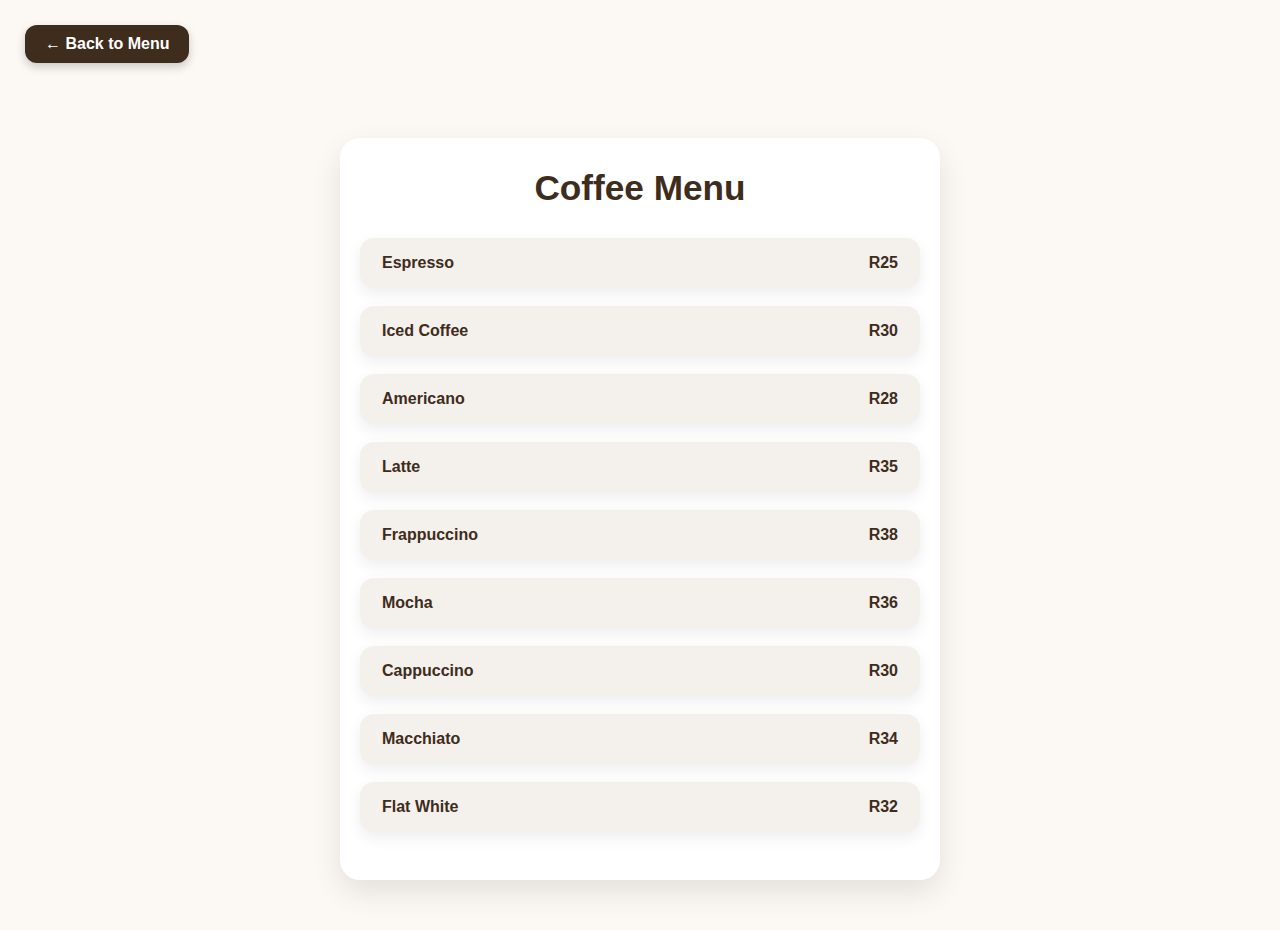
<file: coffee.html>
<!DOCTYPE html>
<html lang="en">
<head>
  <meta charset="UTF-8" />
  <meta name="viewport" content="width=device-width, initial-scale=1.0"/>
  <title>Coffee Menu</title>
  <link rel="stylesheet" href="style.css">
</head>
<body id="coffee-page">
  <a href="menu.html" class="back-btn">← Back to Menu</a>

  <div class="coffee-container">
    <h1 class="coffee-title">Coffee Menu</h1>
    
    <div class="coffee-item">
      <span>Espresso</span>
      <span>R25</span>
    </div>

    <div class="coffee-item">
      <span>Iced Coffee</span>
      <span>R30</span>
    </div>

    <div class="coffee-item">
      <span>Americano</span>
      <span>R28</span>
    </div>

    <div class="coffee-item">
      <span>Latte</span>
      <span>R35</span>
    </div>

    <div class="coffee-item">
      <span>Frappuccino</span>
      <span>R38</span>
    </div>

    <div class="coffee-item">
      <span>Mocha</span>
      <span>R36</span>
    </div>

    <div class="coffee-item">
      <span>Cappuccino</span>
      <span>R30</span>
    </div>

    <div class="coffee-item">
      <span>Macchiato</span>
      <span>R34</span>
    </div>

    <div class="coffee-item">
      <span>Flat White</span>
      <span>R32</span>
    </div>
  </div>
</body>
</html>
</file>
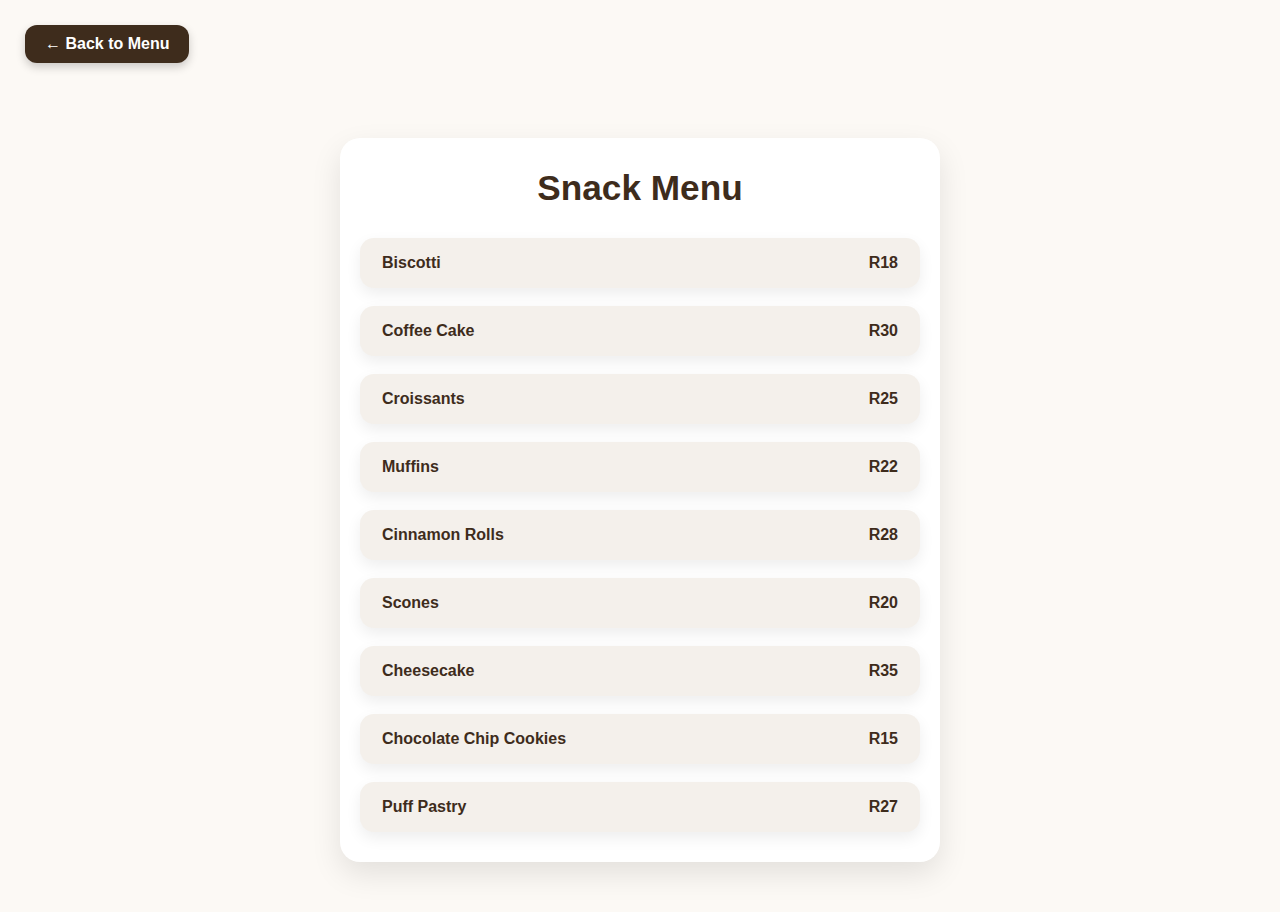
<file: snacks.html>
<!DOCTYPE html>
<html lang="en">
<head>
  <meta charset="UTF-8" />
  <meta name="viewport" content="width=device-width, initial-scale=1.0"/>
  <title>Snack Menu</title>
  <link rel="stylesheet" href="style.css" />
</head>
<body id="snacks-page">
  <a href="menu.html" class="back-btn">← Back to Menu</a>

  <div class="snacks-page">
    <h1>Snack Menu</h1>
    <div class="snack-list">

      <div class="snack-item">
        <span class="name">Biscotti</span>
        <span class="price">R18</span>
      </div>

      <div class="snack-item">
        <span class="name">Coffee Cake</span>
        <span class="price">R30</span>
      </div>

      <div class="snack-item">
        <span class="name">Croissants</span>
        <span class="price">R25</span>
      </div>

      <div class="snack-item">
        <span class="name">Muffins</span>
        <span class="price">R22</span>
      </div>

      <div class="snack-item">
        <span class="name">Cinnamon Rolls</span>
        <span class="price">R28</span>
      </div>

      <div class="snack-item">
        <span class="name">Scones</span>
        <span class="price">R20</span>
      </div>

      <div class="snack-item">
        <span class="name">Cheesecake</span>
        <span class="price">R35</span>
      </div>

      <div class="snack-item">
        <span class="name">Chocolate Chip Cookies</span>
        <span class="price">R15</span>
      </div>

      <div class="snack-item">
        <span class="name">Puff Pastry</span>
        <span class="price">R27</span>
      </div>

    </div>
  </div>
</body>
</html>
</file>
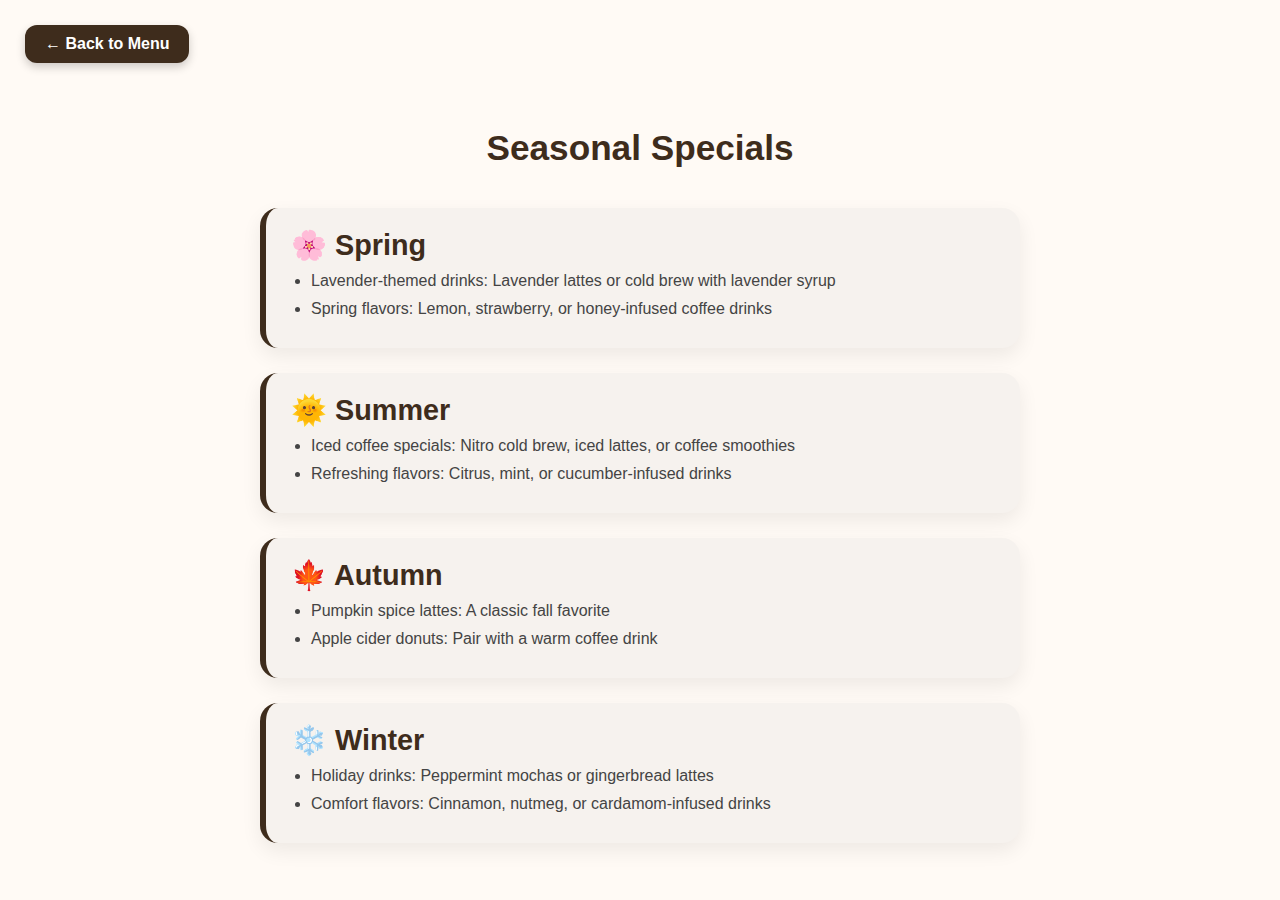
<file: specials.html>
<!DOCTYPE html>
<html lang="en">
<head>
  <meta charset="UTF-8" />
  <meta name="viewport" content="width=device-width, initial-scale=1.0"/>
  <title>Seasonal Specials</title>
  <link rel="stylesheet" href="style.css" />
</head>
<body id="seasonal-page">

  <a href="menu.html" class="back-btn">← Back to Menu</a>

  <div class="seasonal-container">
    <h1 class="seasonal-title">Seasonal Specials</h1>

    <div class="season-card spring">
      <h2>🌸 Spring</h2>
      <ul>
        <li>Lavender-themed drinks: Lavender lattes or cold brew with lavender syrup</li>
        <li>Spring flavors: Lemon, strawberry, or honey-infused coffee drinks</li>
      </ul>
    </div>

    <div class="season-card summer">
      <h2>🌞 Summer</h2>
      <ul>
        <li>Iced coffee specials: Nitro cold brew, iced lattes, or coffee smoothies</li>
        <li>Refreshing flavors: Citrus, mint, or cucumber-infused drinks</li>
      </ul>
    </div>

    <div class="season-card autumn">
      <h2>🍁 Autumn</h2>
      <ul>
        <li>Pumpkin spice lattes: A classic fall favorite</li>
        <li>Apple cider donuts: Pair with a warm coffee drink</li>
      </ul>
    </div>

    <div class="season-card winter">
      <h2>❄️ Winter</h2>
      <ul>
        <li>Holiday drinks: Peppermint mochas or gingerbread lattes</li>
        <li>Comfort flavors: Cinnamon, nutmeg, or cardamom-infused drinks</li>
      </ul>
    </div>

  </div>
</body>
</html>
</file>
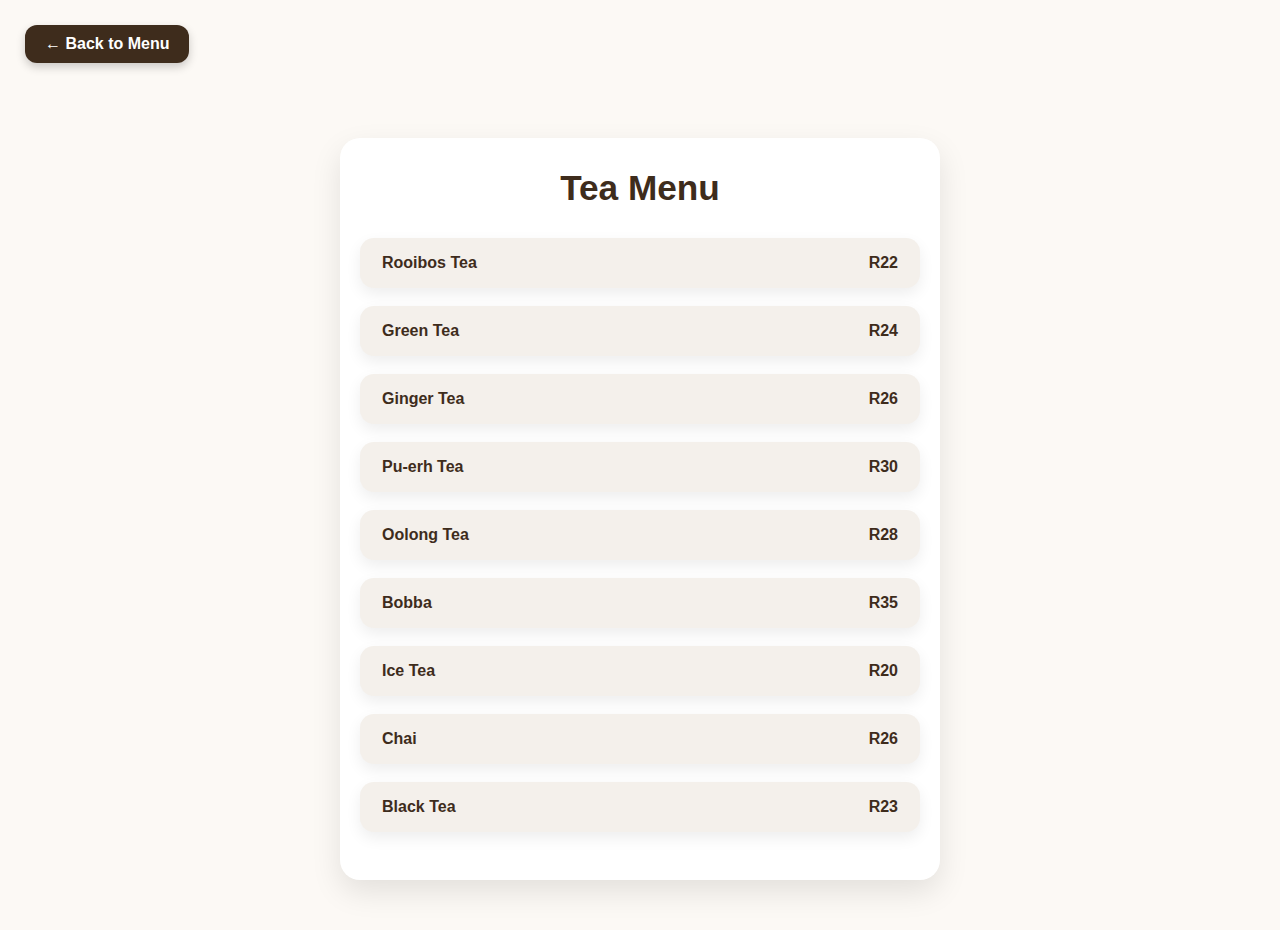
<file: tea.html>
<!DOCTYPE html>
<html lang="en">
<head>
  <meta charset="UTF-8" />
  <meta name="viewport" content="width=device-width, initial-scale=1.0"/>
  <title>Tea Menu</title>
  <link rel="stylesheet" href="style.css" />
</head>
<body id="tea-page">
  <a href="menu.html" class="back-btn">← Back to Menu</a>

  <div class="tea-page">
    <h1>Tea Menu</h1>
    <div class="tea-list">

      <div class="tea-item">
        <span class="name">Rooibos Tea</span>
        <span class="price">R22</span>
      </div>

      <div class="tea-item">
        <span class="name">Green Tea</span>
        <span class="price">R24</span>
      </div>

      <div class="tea-item">
        <span class="name">Ginger Tea</span>
        <span class="price">R26</span>
      </div>

      <div class="tea-item">
        <span class="name">Pu-erh Tea</span>
        <span class="price">R30</span>
      </div>

      <div class="tea-item">
        <span class="name">Oolong Tea</span>
        <span class="price">R28</span>
      </div>

      <div class="tea-item">
        <span class="name">Bobba</span>
        <span class="price">R35</span>
      </div>

      <div class="tea-item">
        <span class="name">Ice Tea</span>
        <span class="price">R20</span>
      </div>

      <div class="tea-item">
        <span class="name">Chai</span>
        <span class="price">R26</span>
      </div>

      <div class="tea-item">
        <span class="name">Black Tea</span>
        <span class="price">R23</span>
      </div>

    </div>
  </div>
</body>
</html>
</file>
<file: style.css>
* {
  margin: 0;
  padding: 0;
  box-sizing: border-box;
}
body {
  font-family: 'Segoe UI', sans-serif;
  background-color: #f9f5f0;
  color: #2e2b28;
}

/* Header */
.site-header {
  background-color: #fdf8f3;
  box-shadow: 0 4px 12px rgba(0, 0, 0, 0.08);
  padding: 30px 80px;
}

.header-container {
  display: flex;
  justify-content: space-between;
  align-items: center;
  max-width: 1400px;
  margin: 0 auto;
}

.site-logo {
  width: 160px;
  height: auto;
   border-radius: 10px;
}

.nav-links {
  display: flex;
  gap: 35px;
}

.nav-links a {
  font-size: 18px;
  font-weight: 600;
  text-decoration: none;
  color: #3e2c24;
  transition: all 0.3s ease-in-out;
}

.nav-links a:hover {
  color: #b5651d;
  transform: translateY(-2px);
}

.order-btn {
  background-color: #b5651d;
  color: white;
  padding: 10px 20px;
  margin-left: 40px;
  border-radius: 8px;
  text-decoration: none;
  font-weight: 600;
  transition: background 0.3s ease;
}

.order-btn:hover {
  background-color: #8f4714;
}


/* Hero Section */
.hero {
  display: flex;
  justify-content: center;
  align-items: center;
  min-height: 80vh;
  padding: 40px 20px;
  background-color: #fdf9f6; /* warm creamy backdrop */
}

.hero-text {
  background-color: #fff8f5; /* soft card background */
  padding: 60px 40px;
  border-radius: 30px; /* curved corners */
  box-shadow: 0 10px 30px rgba(0, 0, 0, 0.12); /* shaded edges */
  text-align: center;
  max-width: 700px;
}

.hero-text h1 {
  font-size: 36px;
  font-weight: 700;
  color: #3b1f1f;
  margin-bottom: 20px;
}

.hero-text p {
  font-size: 18px;
  color: #5a4747;
  margin-bottom: 30px;
}

.btn {
  display: inline-block;
  background-color: #b5651d;
  color: white;
  padding: 12px 24px;
  border-radius: 10px;
  text-decoration: none;
  font-weight: 600;
  transition: background-color 0.3s ease;
}

.btn:hover {
  background-color: #8f4714;
}



body {
  margin: 0;
  font-family: 'Segoe UI', Tahoma, Geneva, Verdana, sans-serif;
  background-color: #f6e4d9;
}

.menu-container {
  display: flex;
  flex-direction: column;
  gap: 25px;
  padding: 30px;
}



body {
  margin: 0;
  font-family: 'Segoe UI', sans-serif;
  background: #fdfdfd;
}

.menu-page {
  display: grid;
  gap: 25px;
  padding: 40px;
  max-width: 1000px;
  margin: auto;
}

.menu-card {
  height: 200px;
  display: flex;
  align-items: center;
  justify-content: center;
  color: white;
  text-decoration: none;
  font-size: 2rem;
  font-weight: bold;
  background-size: cover;
  background-position: center;
  border-radius: 15px;
  box-shadow: 0 4px 10px rgba(0,0,0,0.2);
  transition: transform 0.2s;
}

.menu-card:hover {
  transform: scale(1.03);
}

/* Backgrounds */
.coffee {
  background-image: url('images/coffeebg');
}

.tea {
  background-image: url('images/teabg.jpg');
}

.snacks {
  background-image: url('images/snacksbg');
}

.specials {
  background-image: url('images/seasonalbg.jpg');
}


.social-footer {
  display: flex;
  justify-content: center;
  gap: 25px;
  padding: 30px;
  background-color: #f2f2f2;
}

.social-footer a {
  color: #333;
  font-size: 28px;
  transition: color 0.3s ease;
}

.social-footer a:hover {
  color: #b5651d; /* coffee brown */
}



/* GALLERY SECTION */

body#gallery {
  margin: 0;
  font-family: 'Segoe UI', sans-serif;
  background: #f7f4f0;
  color: #333;
}


main {
  padding: 2rem;
  text-align: center;
}

.section-title {
  font-size: 2.5rem;
  margin-bottom: 1.5rem;
}

.gallery-grid {
  display: grid;
  grid-template-columns: repeat(auto-fit, minmax(220px, 1fr));
  gap: 1rem;
  padding: 0 1rem;
}

.gallery-grid img {
  width: 100%;
  height: 230px;
  object-fit: cover;
  border-radius: 15px;
  box-shadow: 0 4px 12px rgba(0,0,0,0.15);
}

.closing-text {
  margin-top: 3rem;
  font-size: 1.2rem;
  color: #5a4a4a;
  max-width: 800px;
  margin-left: auto;
  margin-right: auto;
}


.hero {
  padding: 3rem 1rem 1rem;
  text-align: center;
  background-color: #f7f4f0;
  margin-bottom: 1rem; /* ↓ Tighten space below */
}



.image-grid {
  display: flex;
  flex-wrap: wrap;
  gap: 15px;
  justify-content: center;
  margin-bottom: 30px;
}

.image-grid img {
  width: 200px;
  height: 200px;
  object-fit: cover;
  border-radius: 10px;
}

.hero {
  padding: 2rem 1rem 0.5rem; /* Shrinks space above and below */
  margin-bottom: 0; /* No extra space below */
  text-align: center;
  background-color: #f7f4f0;
}

.gallery-content {
  margin-top: 0;     /* Kill the big gap */
  padding-top: 0;    /* Remove internal top padding */
}


/* ABOUT US SECTION */


#about-page .section {
  background-color: #f7f4f0;
  padding: 4rem 2rem;
  display: flex;
  justify-content: center;
  align-items: center;
}

#about-page .container {
  max-width: 900px;
  background-color: #fffaf5;
  padding: 3rem 2rem;
  border-radius: 20px;
  box-shadow: 0 10px 30px rgba(0, 0, 0, 0.1);
}

#about-page .content-section .title h1 {
  font-size: 2.8rem;
  font-weight: bold;
  color: #3e2f1c;
  margin-bottom: 1rem;
}

#about-page .content-section hr {
  width: 60px;
  border: 2px solid #b87f4c;
  margin: 0 auto 2rem;
  border-radius: 5px;
}

#about-page .content p {
  font-size: 1.1rem;
  line-height: 1.8;
  color: #5a4a4a;
  margin-bottom: 1.5rem;
  text-align: center;
}

#about-page .button {
  text-align: center;
  margin-top: 2rem;
}

#about-page .button a {
  display: inline-block;
  background-color: #b87f4c;
  color: white;
  text-decoration: none;
  padding: 0.8rem 1.8rem;
  border-radius: 30px;
  font-weight: 500;
  transition: background-color 0.3s ease;
}

#about-page .button a:hover {
  background-color: #9c6840;
}

#about-page .social {
  text-align: center;
  margin: 2rem 0;
}

#about-page .social a {
  color: #b87f4c;
  font-size: 1.3rem;
  margin: 0 10px;
  transition: color 0.3s ease;
}

#about-page .social a:hover {
  color: #7a5131;
}

#about-page .about-image {
  text-align: center;
  margin-top: 4rem;
}

#about-page .about-image img {
  width: 300px;
  height: auto;
  border-radius: 15px;
  box-shadow: 0 4px 12px rgba(0,0,0,0.15);
}


/* OUR STORY SECTION */

#story-page {
  background-color: #f7f4f0;
  color: #3c2f2f;
  font-family: 'Segoe UI', sans-serif;
}

.story-container {
  padding: 3rem 1.5rem;
  max-width: 1000px;
  margin: auto;
}

.story-container section {
  margin-bottom: 3rem;
  text-align: center;
}

.story-container h1, .story-container h2 {
  color: #5c4033;
}

.founder-cards {
  display: flex;
  flex-wrap: wrap;
  gap: 20px;
  justify-content: center;
}

.founder {
  background: #fff;
  border-radius: 20px;
  padding: 1rem;
  width: 200px;
  box-shadow: 0 4px 10px rgba(0,0,0,0.1);
}

.founder img {
  width: 100%;
  border-radius: 15px;
  height: 200px;
  object-fit: cover;
  margin-bottom: 10px;
}

.closing {
  background: #f0eae2;
  padding: 2rem;
  border-radius: 20px;
  color: #4b3832;
  font-style: italic;
}


/* CONTACT SECTION */

.contact-page .contact {
  padding: 4rem 1.5rem;
  background-color: #f7f4f0;
  color: #3c2f2f;
  text-align: center;
}

.contact-page .contact .content h2 {
  font-size: 2.5rem;
  margin-bottom: 1rem;
  color: #5c4033;
}

.contact-page .contact .content p {
  max-width: 700px;
  margin: 0 auto 3rem;
  font-size: 1.1rem;
  line-height: 1.7;
}

.contact-page .container {
  display: flex;
  flex-wrap: wrap;
  justify-content: space-between;
  gap: 2rem;
  max-width: 1100px;
  margin: auto;
}

.contact-page .contactInfo {
  flex: 1 1 300px;
}

.contact-page .contactInfo .box {
  display: flex;
  align-items: flex-start;
  gap: 1rem;
  margin-bottom: 2rem;
}

.contact-page .contactInfo .icon i {
  font-size: 1.5rem;
  color: #5c4033;
}

.contact-page .contactInfo .text h3 {
  margin-bottom: 0.5rem;
  color: #5c4033;
  font-size: 1.2rem;
}

.contact-page .contactInfo .text p {
  margin: 0;
}

.contact-page .contactForm {
  flex: 1 1 400px;
  background: #fff;
  padding: 2rem;
  border-radius: 20px;
  box-shadow: 0 4px 10px rgba(0,0,0,0.1);
}

.contact-page .contactForm h2 {
  margin-bottom: 1.5rem;
  color: #5c4033;
}

.contact-page .inputBox {
  position: relative;
  margin-bottom: 1.5rem;
}

.contact-page .inputBox textarea {
  width: 100%;
  min-height: 120px;
  padding: 10px;
  font-size: 1rem;
  border: 2px solid #ccc;
  border-radius: 10px;
  resize: vertical;
}

.contact-page .inputBox span {
  position: absolute;
  top: 10px;
  left: 15px;
  color: #999;
  pointer-events: none;
  transition: 0.3s;
}

.contact-page .inputBox textarea:focus + span,
.contact-page .inputBox textarea:not(:placeholder-shown) + span {
  top: -10px;
  left: 10px;
  font-size: 0.8rem;
  color: #5c4033;
  background: #fff;
  padding: 0 5px;
}

.contact-page .inputBox input[type="submit"] {
  background: #9c6840;
  color: #fff;
  padding: 12px 25px;
  border: none;
  border-radius: 25px;
  font-size: 1rem;
  cursor: pointer;
  transition: background 0.3s;
}

.contact-page .inputBox input[type="submit"]:hover {
  background: #3a2721;
}



/* LOCATION SECTION */

body#location-page {
  font-family: 'Segoe UI', sans-serif;
  margin: 0;
  padding: 0;
  background: #f3f1ef;
}

.location-card {
  background: white;
  border-radius: 20px;
  box-shadow: 0 10px 25px rgba(0, 0, 0, 0.1);
  padding: 30px;
  margin: 50px auto;
  width: 90%;
  max-width: 1000px;
}

.location-card h2 {
  font-size: 24px;
  color: #3b2f2f;
  margin-top: 30px;
  margin-bottom: 15px;
  border-bottom: 2px solid #d1bfa7;
  padding-bottom: 5px;
}

.location-block {
  margin-bottom: 30px;
  padding-left: 10px;
}

.location-block p {
  color: #444;
  font-size: 16px;
  line-height: 1.6;
}

.location-block a {
  color: #6b4f4f;
  text-decoration: none;
}

.location-block a:hover {
  text-decoration: underline;
}

.map {
  width: 100%;
  margin-bottom: 30px;
  border-radius: 15px;
  overflow: hidden;
}


/* COFFEE SELECTION SECTION */

/* Styles for the Coffee Page only */
#coffee-page {
  font-family: 'Segoe UI', sans-serif;
  background-color: #fcf9f5;
  margin: 0;
  padding: 0;
}

#coffee-page .back-btn {
  display: inline-block;
  margin: 25px;
  background-color: #3e2c1c;
  color: #fff;
  padding: 10px 20px;
  text-decoration: none;
  border-radius: 12px;
  font-weight: bold;
  box-shadow: 0 4px 10px rgba(0, 0, 0, 0.2);
  transition: background-color 0.3s ease;
}

#coffee-page .back-btn:hover {
  background-color: #2b1d13;
}

#coffee-page .coffee-container {
  max-width: 600px;
  background: #fff;
  margin: 50px auto;
  padding: 30px 20px;
  border-radius: 20px;
  box-shadow: 0 12px 30px rgba(0, 0, 0, 0.1);
}

#coffee-page .coffee-title {
  text-align: center;
  font-size: 2.2rem;
  margin-bottom: 30px;
  color: #3e2c1c;
}

#coffee-page .coffee-item {
  background-color: #f4f0eb;
  padding: 16px 22px;
  border-radius: 14px;
  display: flex;
  justify-content: space-between;
  font-weight: bold;
  box-shadow: 0 6px 15px rgba(0, 0, 0, 0.07);
  margin-bottom: 18px;
  transition: transform 0.2s ease;
}

#coffee-page .coffee-item:hover {
  transform: scale(1.02);
}

#coffee-page .coffee-item span {
  font-size: 1rem;
  color: #3e2c1c;
}



/* TEA SELECTION SECTION */

/* Styles for the Tea Page only */
#tea-page {
  font-family: 'Segoe UI', sans-serif;
  background-color: #fcf9f5;
  margin: 0;
  padding: 0;
}

#tea-page .back-btn {
  display: inline-block;
  margin: 25px;
  background-color: #3e2c1c;
  color: #fff;
  padding: 10px 20px;
  text-decoration: none;
  border-radius: 12px;
  font-weight: bold;
  box-shadow: 0 4px 10px rgba(0, 0, 0, 0.2);
  transition: background-color 0.3s ease;
}

#tea-page .back-btn:hover {
  background-color: #2b1d13;
}

#tea-page .tea-page {
  max-width: 600px;
  background: #fff;
  margin: 50px auto;
  padding: 30px 20px;
  border-radius: 20px;
  box-shadow: 0 12px 30px rgba(0, 0, 0, 0.1);
}

#tea-page h1 {
  text-align: center;
  font-size: 2.2rem;
  margin-bottom: 30px;
  color: #3e2c1c;
}

#tea-page .tea-item {
  background-color: #f4f0eb;
  padding: 16px 22px;
  border-radius: 14px;
  display: flex;
  justify-content: space-between;
  font-weight: bold;
  box-shadow: 0 6px 15px rgba(0, 0, 0, 0.07);
  margin-bottom: 18px;
  transition: transform 0.2s ease;
}

#tea-page .tea-item:hover {
  transform: scale(1.02);
}

#tea-page .tea-item span {
  font-size: 1rem;
  color: #3e2c1c;
}


/* SNACKS SELECTION SECTION */

/* Apply styles only to the Snacks Page */
#snacks-page {
  font-family: 'Segoe UI', sans-serif;
  background-color: #fcf9f5;
  margin: 0;
  padding: 0;
}

#snacks-page .back-btn {
  display: inline-block;
  margin: 25px;
  background-color: #3e2c1c;
  color: #fff;
  padding: 10px 20px;
  text-decoration: none;
  border-radius: 12px;
  font-weight: bold;
  box-shadow: 0 4px 10px rgba(0, 0, 0, 0.2);
  transition: background-color 0.3s ease;
}

#snacks-page .back-btn:hover {
  background-color: #2b1d13;
}

#snacks-page .snacks-page {
  max-width: 600px;
  background: #fff;
  margin: 50px auto;
  padding: 30px 20px;
  border-radius: 20px;
  box-shadow: 0 12px 30px rgba(0, 0, 0, 0.1);
}

#snacks-page h1 {
  text-align: center;
  font-size: 2.2rem;
  margin-bottom: 30px;
  color: #3e2c1c;
}

#snacks-page .snack-list {
  display: flex;
  flex-direction: column;
  gap: 18px;
}

#snacks-page .snack-item {
  background-color: #f4f0eb;
  padding: 16px 22px;
  border-radius: 14px;
  display: flex;
  justify-content: space-between;
  font-weight: bold;
  box-shadow: 0 6px 15px rgba(0, 0, 0, 0.07);
  transition: transform 0.2s ease;
}

#snacks-page .snack-item:hover {
  transform: scale(1.02);
}

#snacks-page .name,
#snacks-page .price {
  font-size: 1rem;
  color: #3e2c1c;
}


/* SEASONAL SPECIALS SELECTION SECTION */

#seasonal-page {
  font-family: 'Segoe UI', sans-serif;
  background-color: #fffaf5;
  margin: 0;
  padding: 0;
}

.back-btn {
  display: inline-block;
  margin: 25px;
  background-color: #3e2c1c;
  color: #fff;
  padding: 10px 20px;
  text-decoration: none;
  border-radius: 12px;
  font-weight: bold;
  box-shadow: 0 4px 10px rgba(0, 0, 0, 0.2);
  transition: background-color 0.3s ease;
}

.back-btn:hover {
  background-color: #2b1d13;
}

.seasonal-container {
  max-width: 800px;
  margin: 40px auto;
  padding: 0 20px;
}

.seasonal-title {
  text-align: center;
  font-size: 2.2rem;
  margin-bottom: 40px;
  color: #3e2c1c;
}

.season-card {
  background: #f6f2ee;
  border-left: 6px solid #3e2c1c;
  border-radius: 18px;
  padding: 20px 25px;
  margin-bottom: 25px;
  box-shadow: 0 8px 20px rgba(0,0,0,0.07);
  transition: transform 0.2s ease;
}

.season-card:hover {
  transform: scale(1.01);
}

.season-card h2 {
  margin-top: 0;
  color: #3e2c1c;
  font-size: 1.8rem;
  margin-bottom: 10px;
}

.season-card ul {
  padding-left: 20px;
  margin: 0;
}

.season-card ul li {
  margin-bottom: 10px;
  font-size: 1rem;
  color: #444;
  list-style-type: disc;
}


/* REVIEW SECTION */

#reviews-section {
  background-color: #f7f3f0;
  padding: 60px 20px;
  text-align: center;
}

#reviews-section h2 {
  font-size: 2.3em;
  color: #3e2c1c;
  margin-bottom: 40px;
  font-weight: bold;
}

.reviews-container {
  display: flex;
  flex-wrap: wrap;
  justify-content: center;
  gap: 30px;
}

.review-card {
  background-color: #ffffff;
  border-radius: 16px;
  box-shadow: 0 12px 30px rgba(0, 0, 0, 0.08);
  padding: 30px 20px;
  max-width: 320px;
  transition: transform 0.3s ease, box-shadow 0.3s ease;
}

.review-card:hover {
  transform: scale(1.05);
  box-shadow: 0 16px 40px rgba(0, 0, 0, 0.12);
}

.review-avatar {
  width: 60px;
  height: 60px;
  border-radius: 50%;
  object-fit: cover;
  margin-bottom: 20px;
}

.review-text {
  font-style: italic;
  color: #4b3827;
  margin-bottom: 15px;
}

.review-author {
  font-weight: bold;
  color: #3e2c1c;
}


/* MESSAGE SECTION */

#message-page {
  margin: 0;
  padding: 0;
  background-color: #fdf7f2;
  font-family: 'Segoe UI', Tahoma, Geneva, Verdana, sans-serif;
  display: flex;
  justify-content: center;
  align-items: center;
  height: 100vh;
}

#message-page .confirmation-card {
  background-color: #fff;
  padding: 50px 40px;
  border-radius: 18px;
  box-shadow: 0 15px 35px rgba(0, 0, 0, 0.12);
  text-align: center;
  max-width: 500px;
  width: 90%;
}

#message-page .confirmation-card .logo {
  width: 80px;
  height: auto;
  margin-bottom: 20px;
}

#message-page .confirmation-card h1 {
  font-size: 2.2em;
  color: #3e2c1c;
  margin-bottom: 15px;
}

#message-page .confirmation-card p {
  color: #5e4735;
  font-size: 1.1em;
  margin: 10px 0;
}

#message-page .home-btn {
  display: inline-block;
  margin-top: 25px;
  padding: 12px 25px;
  background-color: #3e2c1c;
  color: #fff;
  text-decoration: none;
  border-radius: 8px;
  transition: background-color 0.3s ease;
}

#message-page .home-btn:hover {
  background-color: #5a3c29;
}
</file>
